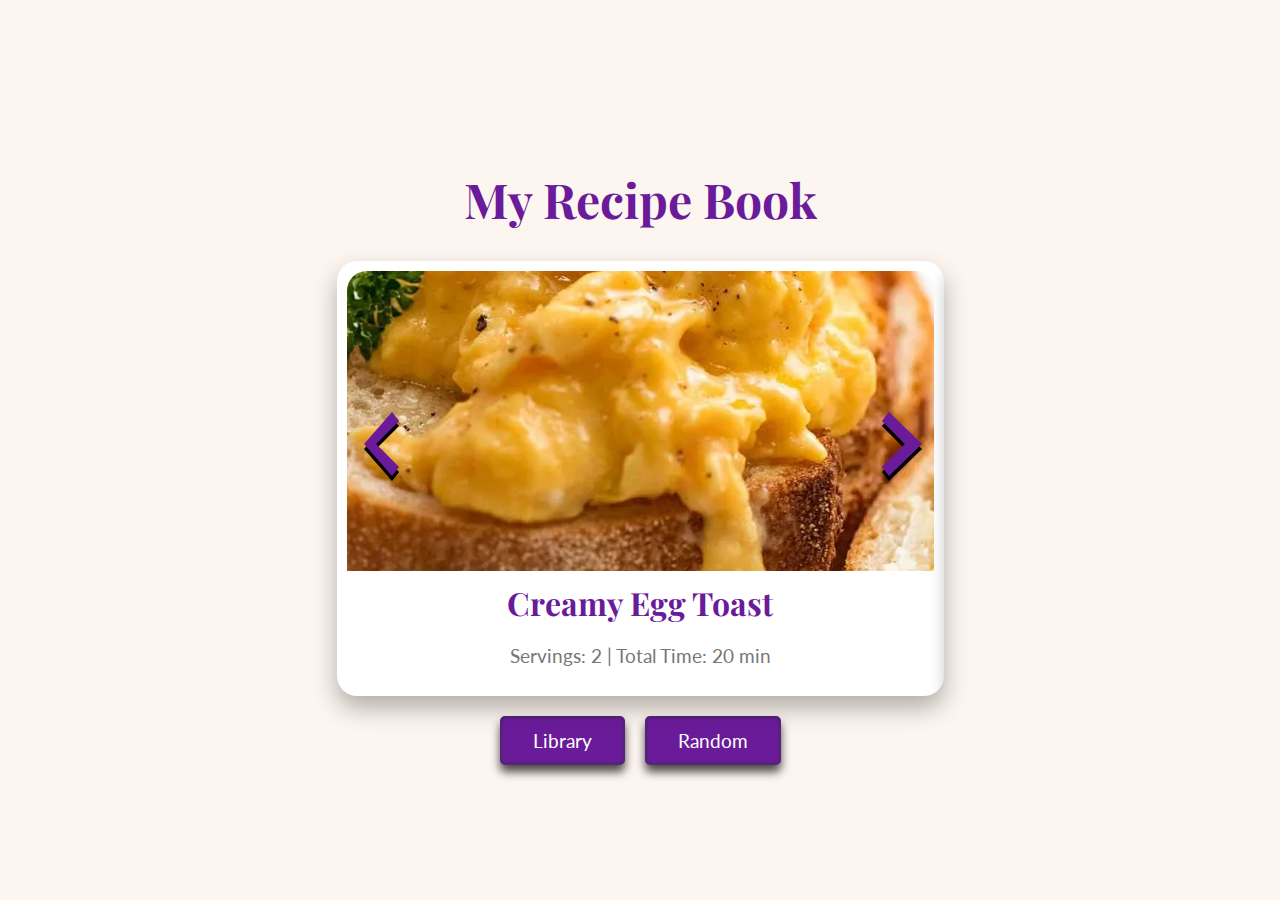
<file: index.html>
<!DOCTYPE html>
<html lang="en">
<head>
    <meta charset="UTF-8">
    <meta name="viewport" content="width=device-width, initial-scale=1.0, user-scalable=no">
    <title>Recipe Hub</title>
    <link rel="stylesheet" href="styles.css">
    <link rel="icon" href="icons/favicon.ico" type="image/x-icon">
    <link rel="icon" type="image/png" sizes="16x16" href="icons/favicon-16x16.png">
    <link rel="icon" type="image/png" sizes="32x32" href="icons/favicon-32x32.png">
    <link rel="icon" type="image/png" sizes="192x192" href="icons/android-chrome-192x192.png">
    <link rel="apple-touch-icon" sizes="180x180" href="icons/apple-touch-icon.png">
    <link rel="manifest" href="icons/site.webmanifest">
</head>
<body>
    <div class="container">
        <header>
            <h1>My Recipe Book</h1>
        </header>
        <main>
            <div class="carousel">
                <button class="nav left-nav">
                    <svg class="arrow primary-arrow" viewBox="0 0 24 24">
                        <path d="M15.41 7.41L10.83 12l4.58 4.59L14 18.41 8.41 12 14 5.59z"/>
                    </svg>
                    <div class="additional-arrow-wrapper left-arrow-wrapper">
                        <svg class="arrow additional-arrow" viewBox="0 0 24 24">
                            <path d="M15.41 7.41L10.83 12l4.58 4.59L14 18.41 8.41 12 14 5.59z"/>
                        </svg>
                    </div>
                </button>
                <div class="recipe-wrapper">
                    <div class="recipes">
                        <div class="recipe-card">
                            <a href="Recipes/Toast/index.html">
                                <div class="recipe-image">
                                    <img src="Recipes/Toast/thumbnail.jpg" alt="Thumbnail">
                                </div>
                                <div class="recipe-info">
                                    <h2>Creamy Egg Toast</h2>
                                    <p>Servings: 2 | Total Time: 20 min</p>
                                </div>
                            </a>
                        </div>
                        <div class="recipe-card">
                            <a href="Recipes/Pancake/index.html">
                                <div class="recipe-image">
                                    <img src="Recipes/Pancake/thumbnail.jpg" alt="Thumbnail">
                                </div>
                                <div class="recipe-info">
                                    <h2>Soufflé Pancakes</h2>
                                    <p>Servings: 2 | Total Time: 30 min</p>
                                </div>
                            </a>
                        </div>
                        <!-- Add more recipe cards here -->
                    </div>
                </div>
                <button class="nav right-nav">
                    <svg class="arrow primary-arrow" viewBox="0 0 24 24">
                        <path d="M8.59 16.59L13.17 12 8.59 7.41 10 5.59 16.59 12 10 18.41z"/>
                    </svg>
                    <div class="additional-arrow-wrapper right-arrow-wrapper">
                        <svg class="arrow additional-arrow" viewBox="0 0 24 24">
                            <path d="M8.59 16.59L13.17 12 8.59 7.41 10 5.59 16.59 12 10 18.41z"/>
                        </svg>
                    </div>
                </button>
            </div>
            <div class="button-container">
                <button class="library-btn">Library</button>
                <button class="random-btn">Random</button>
            </div>
        </main>
    </div>

    <script src="script.js"></script>
</body>
</html>
</file>
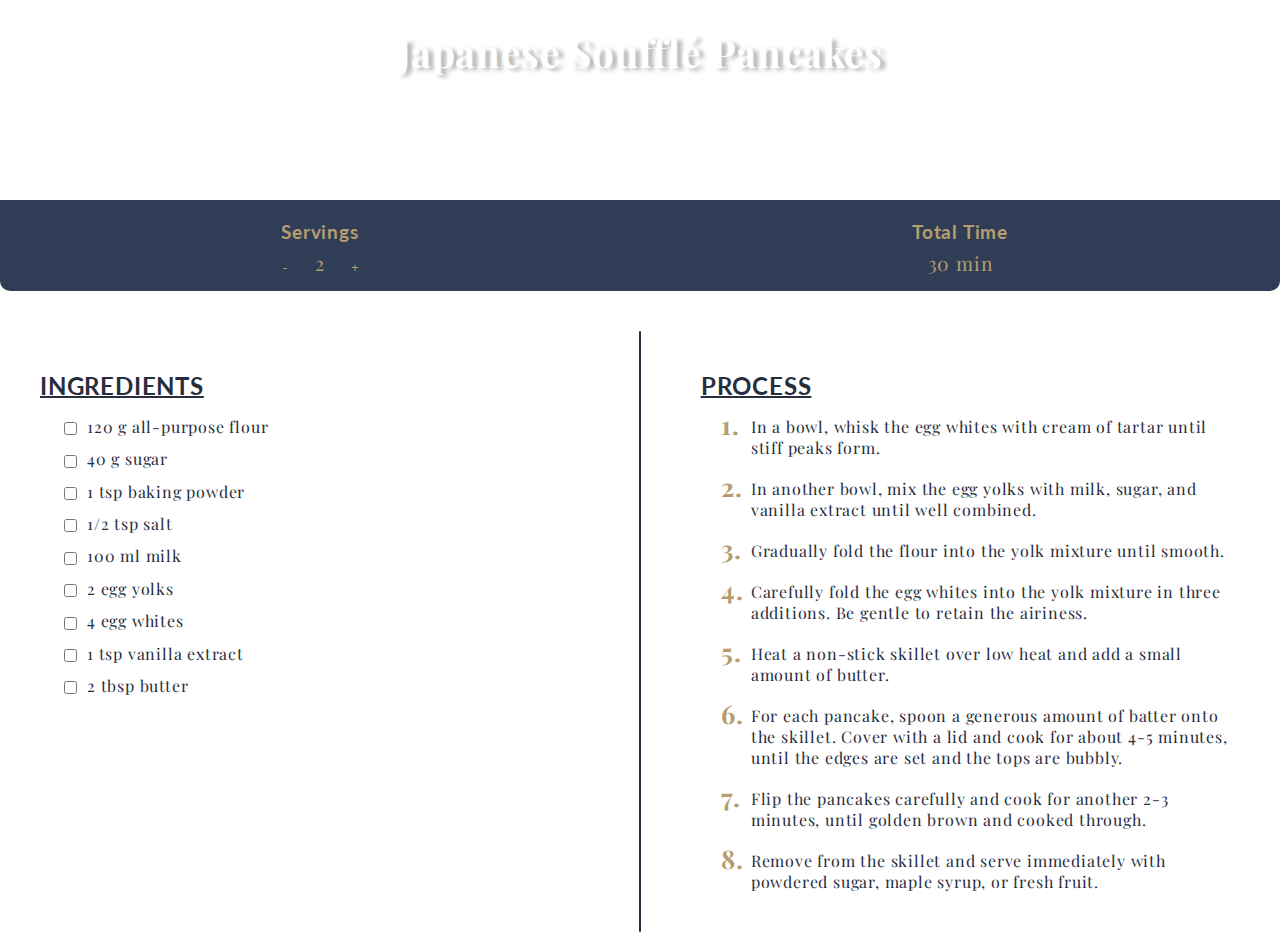
<file: Recipes/Pancake/index.html>
<!DOCTYPE html>
<html lang="en">

<head>
    <meta charset="UTF-8">
    <meta name="viewport" content="width=device-width, initial-scale=1.0">
    <title>Japanese Soufflé Pancakes</title>
    <link rel="stylesheet" href="../recipes.css">
    <link href="https://fonts.googleapis.com/css2?family=Merriweather:wght@400;700&display=swap" rel="stylesheet">
</head>

<body>
    <header>
        <h1>Japanese Soufflé Pancakes</h1>
    </header>
    <div class="container">
        <div class="info-bar">
            <div class="info-item">
                <h3>Servings</h3>
                <div class="info-detail">
                    <div id="servings-controls">
                        <button id="decrement">-</button>
                        <p id="servings-info">2</p>
                        <button id="increment">+</button>
                    </div>
                </div>
            </div>
            <div class="info-item">
                <h3>Total Time</h3>
                <p id="total-time">45 minutes</p>
            </div>
        </div>
        <div class="content">
            <div class="ingredients">
                <h2>Ingredients</h2>
                <ul id="ingredients-list">
                </ul>
            </div>
            <div class="separator"></div>
            <div class="process">
                <h2>Process</h2>
                <ol>
                    <li>In a bowl, whisk the egg whites with cream of tartar until stiff peaks form.</li>
                    <li>In another bowl, mix the egg yolks with milk, sugar, and vanilla extract until well combined.
                    </li>
                    <li>Gradually fold the flour into the yolk mixture until smooth.</li>
                    <li>Carefully fold the egg whites into the yolk mixture in three additions. Be gentle to retain the
                        airiness.</li>
                    <li>Heat a non-stick skillet over low heat and add a small amount of butter.</li>
                    <li>For each pancake, spoon a generous amount of batter onto the skillet. Cover with a lid and cook
                        for about 4-5 minutes, until the edges are set and the tops are bubbly.</li>
                    <li>Flip the pancakes carefully and cook for another 2-3 minutes, until golden brown and cooked
                        through.</li>
                    <li>Remove from the skillet and serve immediately with powdered sugar, maple syrup, or fresh fruit.
                    </li>
                </ol>
            </div>
        </div>
    </div>
    <script src="scripts.js"></script>
</body>

</html>
</file>
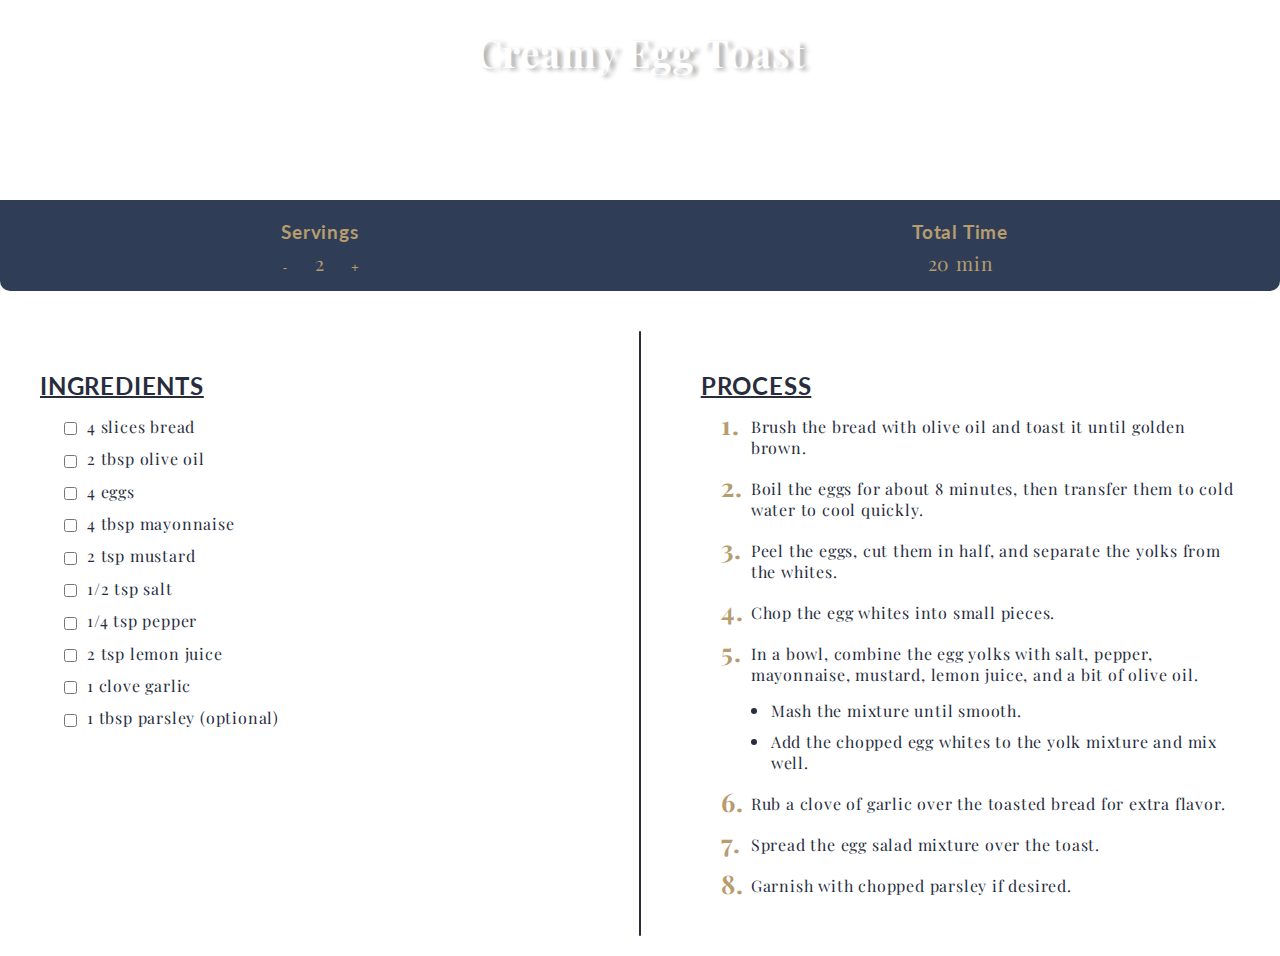
<file: Recipes/Toast/index.html>
<!DOCTYPE html>
<html lang="en">

<head>
    <meta charset="UTF-8">
    <meta name="viewport" content="width=device-width, initial-scale=1.0">
    <title>Creamy Egg Toast</title>
    <link rel="stylesheet" href="../recipes.css">
    <link href="https://fonts.googleapis.com/css2?family=Merriweather:wght@400;700&display=swap" rel="stylesheet">
</head>

<body>
    <header>
        <h1>Creamy Egg Toast</h1>
    </header>
    <div class="container">
        <div class="info-bar">
            <div class="info-item">
                <h3>Servings</h3>
                <div class="info-detail">
                    <div id="servings-controls">
                        <button id="decrement">-</button>
                        <p id="servings-info">2</p>
                        <button id="increment">+</button>
                    </div>
                </div>
            </div>
            <div class="info-item">
                <h3>Total Time</h3>
                <p id="total-time"></p>
            </div>
        </div>
        <div class="content">
            <div class="ingredients">
                <h2>Ingredients</h2>
                <ul id="ingredients-list">
                    <!-- rendered by js -->
                </ul>
            </div>
            <div class="separator"></div>
            <div class="process">
                <h2>Process</h2>
                <ol>
                    <li>Brush the bread with olive oil and toast it until golden brown.</li>
                    <li>Boil the eggs for about 8 minutes, then transfer them to cold water to cool quickly.</li>
                    <li>Peel the eggs, cut them in half, and separate the yolks from the whites.</li>
                    <li>Chop the egg whites into small pieces.</li>
                    <li>
                        In a bowl, combine the egg yolks with salt, pepper, mayonnaise, mustard, lemon juice, and a bit of olive oil.
                        <ul>
                            <li>Mash the mixture until smooth.</li>
                            <li>Add the chopped egg whites to the yolk mixture and mix well.</li>
                        </ul>
                    </li>
                    <li>Rub a clove of garlic over the toasted bread for extra flavor.</li>
                    <li>Spread the egg salad mixture over the toast.</li>
                    <li>Garnish with chopped parsley if desired.</li>
                </ol>
            </div>
        </div>
    </div>
    <script src="scripts.js"></script>
</body>

</html>
</file>
<file: styles.css>
/* General styles */
@import url('https://fonts.googleapis.com/css2?family=Lato:wght@400;700&family=Playfair+Display:wght@400;700&display=swap');

body {
    font-family: 'Lato', sans-serif;
    background-color: #fdf6f0;
    margin: 0;
    padding: 0;
    color: #333;
    display: flex;
    justify-content: center;
    align-items: center;
    height: 100vh;
    overflow: hidden;
    -webkit-tap-highlight-color: transparent;
}

.container {
    display: flex;
    flex-direction: column;
    align-items: center;
    justify-content: center;
    width: 100%;
    max-width: 1200px;
    padding: 20px;
    box-sizing: border-box;
}

header h1 {
    text-align: center;
    font-size: 3em;
    color: #6a1b9a;
    font-family: 'Playfair Display', serif;
    margin-bottom: 30px;
}

.carousel {
    position: relative;
    overflow: hidden;
    border-radius: 20px;
    box-shadow: 0 12px 24px rgba(0, 0, 0, 0.3);
    background: #fff;
    width: 100%;
}

.recipe-wrapper {
    display: flex;
    justify-content: center;
    align-items: center;
    width: 100%;
    overflow: hidden;
}

.recipes {
    display: flex;
    transition: transform 0.5s ease;
    width: 100%;
}

.recipe-card {
    flex: 0 0 100%;
    box-sizing: border-box;
    padding: 10px 10px 0 !important;
    background: #fff;
    border-radius: 20px;
    box-shadow: 0 8px 16px rgba(0, 0, 0, 0.2);
    text-align: center;
    font-family: 'Lato', sans-serif;
    display: flex;
    flex-direction: column;
    height: 100%;
}

.recipe-card a {
    text-decoration: none;
    color: #333;
    display: flex;
    flex-direction: column;
    height: 100%;
}

.recipe-image {
    width: 100%;
    height: 300px;
    background-color: #f0f0f0;
    border-radius: 20px 20px 0 0;
    overflow: hidden;
    position: relative;
    display: flex;
    align-items: center;
    justify-content: center;
}

.recipe-image img {
    width: 100%;
    height: 100%;
    object-fit: cover;
    display: block;
    position: absolute;
    top: 50%;
    left: 50%;
    transform: translate(-50%, -50%) scale(1.1);
    border-radius: 20px 20px 0 0;
}

.recipe-info {
    padding: 10px;
    background: #fff;
    border-radius: 0 0 20px 20px;
}

.recipe-info h2 {
    margin: 0;
    font-size: 2em;
    color: #6a1b9a;
    font-family: 'Playfair Display', serif;
}

.recipe-info p {
    font-size: 1.2em;
    color: #777;
}

/* Navigation arrows */
.nav {
    position: absolute;
    top: 50%;
    transform: translateY(-70%);
    background-color: rgba(0, 0, 0, 0.0);
    color: #000000;
    border: none;
    padding: 15px;
    cursor: pointer;
    border-radius: 50%;
    font-size: 2.5em;
    transition: background-color 0.3s, transform 0.3s, color 0.3s;
    z-index: 1;
    display: flex;
    align-items: center;
    justify-content: center;
}

.nav:focus {
    outline: none;
}

.nav:hover {
    background-color: rgba(0, 0, 0, 0.0);
    transform: translateY(-75%) scale(1.2);
}

.left-nav {
    left: -30px;
}

.right-nav {
    right: -30px;
}

.left-arrow-wrapper,
.right-arrow-wrapper {
    position: absolute;
    top: 100%;
    transform: translateY(-140px);
    color: #6a1b9a;
    transition: transform 0.3s, color 0.3s;
}

.left-arrow-wrapper:hover,
.right-arrow-wrapper:hover {
    color: #ffffff;
    transform: translateY(-145px);
}

.arrow {
    width: 120px;
    height: 120px;
    fill: currentColor;
    transition: transform 0.3s, color 0.3s;
}

.nav:active .arrow {
    transform: scale(0.9);
    color: #fff;
}

/* Phone view */
@media (max-width: 600px) {

    header h1 {
        font-size: 2em;
        margin-bottom: 20px;
    }

    .recipe-info h2 {
        font-size: 1.6em;
    }

    .recipe-info p {
        font-size: 1.1em;
    }
}

/* Lower buttons */
.button-container {
    display: flex;
    justify-content: center;
    margin-top: 20px;
}

.library-btn,
.random-btn {
    background-color: #6a1b9a;
    color: #fff;
    border: none;
    border-radius: 5px;
    padding: 10px 30px;
    margin: 0 10px;
    font-size: 1.2em;
    cursor: pointer;
    transition: background-color 0.3s, transform 0.3s, box-shadow 0.3s;
    box-shadow: 0 7px 10px rgba(0, 0, 0, 0.7);
    font-family: 'Lato', sans-serif;
    border: 3px solid #5a217e;
}

.library-btn:hover,
.random-btn:hover {
    background-color: #501b70;
    transform: scale(1.05);
}

.library-btn:focus,
.random-btn:focus {
    outline: none;
}

.library-btn:active,
.random-btn:active {
    box-shadow: none;
    transform: scale(1);
}
</file>
<file: Recipes/recipes.css>
@import url('https://fonts.googleapis.com/css2?family=Inter:wght@100..900&family=Lato:ital,wght@0,400;0,700;1,400&family=Playfair+Display:ital,wght@0,400..900;1,400..900&display=swap');

body {
    margin: 0;
    font-family: 'Playfair Display', serif;
    background: white;
    color: #272d3d;
    letter-spacing: 0.05em;
    user-select: none;
    cursor: default;
}

header {
    text-align: center;
    background-size: cover;
    width: 100%;
    height: 200px;
    overflow: hidden;
}

h1 {
    font-family: 'Playfair Display', serif;
    font-size: 2.4em;
    color: #ffffff;
    text-shadow: 5px 2px 4px rgba(0, 0, 0, 0.3);
}

.container {
    background: white;
}

.info-bar {
    display: flex;
    justify-content: space-between;
    align-items: center;
    background: #2f3e56;
    border-radius: 0 0 10px 10px;
    width: 100%;
    margin-bottom: 20px;
    box-sizing: border-box;
}

.info-item {
    display: flex;
    flex-direction: column;
    align-items: center;
    color: #b69c6f;
    flex: 1;
    text-align: center;
}

.info-item h3 {
    font-family: 'Lato', sans-serif;
    font-size: 1.2em;
    color: #b69c6f;
    text-align: center;
    margin-bottom: -8px;
}

.info-detail {
    display: flex;
    align-items: center;
    justify-content: center;
}

#servings-controls {
    display: flex;
    align-items: center;
    gap: 10px;
}

#servings-controls button {
    position: relative;
    background: none;
    border: none;
    color: #b69c6f;
    width: 30px;
    height: 30px;
    cursor: pointer;
    line-height: 1;
    margin-top: 9px;
    overflow: hidden;
}

#servings-controls button:hover {
    color: #a07a56;
}

#servings-controls button::after {
    content: '';
    position: absolute;
    top: 50%;
    left: 50%;
    width: 0;
    height: 0;
    background: rgba(0, 0, 0, 0.1);
    border-radius: 50%;
    transform: translate(-50%, -50%);
    transition: width 0.2s ease, height 0.2s ease;
}

#servings-controls button:active::after {
    width: 70%;
    height: 70%;
}

#servings-info {
    font-size: 1.2em;
    margin: 15px 5px;
}

#total-time {
    font-size: 1.2em;
    margin: 15px 5px;
}

.content {
    display: flex;
    justify-content: space-between;
    gap: 20px;
    padding: 20px;
}

.ingredients,
.process {
    flex: 1;
    padding: 20px;
}

.ingredients h2,
.process h2 {
    text-decoration: underline;
    text-decoration-thickness: 2px;
    font-family: 'Lato', sans-serif;
    font-size: 1.5em;
    color: #272d3d;
    margin-bottom: 10px;
    text-transform: uppercase;
}

.ingredients ul,
.process ol {
    padding-left: 20px;
    font-size: 1em;
    color: #272d3d;
    list-style: none;
    /* Remove list styling */
}

.ingredients li,
.process ol>li {
    margin-bottom: 10px;
}

.ingredient-checkbox {
    margin-right: 10px;
    vertical-align: middle;
}

.ingredient-checkbox:checked+label {
    text-decoration: line-through;
    color: grey;
}

.ingredient-checkbox:checked {
    background-color: grey;
    border-color: grey;
}

/* Main steps styling */
.process ol {
    list-style: none;
    counter-reset: list-counter;
    padding-left: 0;
    font-family: 'Playfair Display', serif;
}

/* Main step list items */
.process ol>li {
    position: relative;
    margin-bottom: 20px;
    padding-left: 50px;
}

/* Numbering for main steps */
.process ol>li::before {
    counter-increment: list-counter;
    content: counter(list-counter) ". ";
    position: absolute;
    left: 20px;
    font-weight: bold;
    color: #b69c6f;
    font-size: 1.6em;
    top: -9px;
}

/* Substep styling (in a nested list) */
.process ol>li ul {
    list-style: none;
    padding-left: 0;
    margin-top: 15px;
}

/* Substep items */
.process ol>li ul li {
    position: relative;
    margin-bottom: 10px;
    padding-left: 20px;
}

/* Circle for substeps */
.process ol>li ul li::before {
    content: "";
    position: absolute;
    left: 0;
    top: 8px;
    transform: translateY(0);
    width: 6px;
    height: 6px;
    border-radius: 50%;
    background-color: #272d3d;
}

h3 {
    font-family: 'Playfair Display', serif;
    font-size: 1.2em;
    color: #272d3d;
    margin-top: 20px;
    margin-bottom: 10px;
}

p {
    color: #b69c6f;
    font-family: 'Playfair Display', serif;
}

/* Separator line between ingredients and process */
.separator {
    width: 1.4px;
    background-color: #272d3d;
    margin: 0 20px;
    border-radius: 100px;
}

@media screen and (max-width: 768px) {
    .content {
        flex-direction: column;
        padding: 10px;
    }

    .ingredients,
    .process {
        padding: 10px;
    }

    .separator {
        display: none;
    }

    .info-bar {
        flex-direction: row;
        align-items: center;
        justify-content: center;
        padding: 10px 0;
    }

    .info-item h3,
    .info-item p {
        text-align: center;
        margin: 0 5px;
    }

    .info-detail {
        display: flex;
        flex-direction: row;
        align-items: center;
    }

    #servings-controls {
        justify-content: center;
    }
}
</file>
